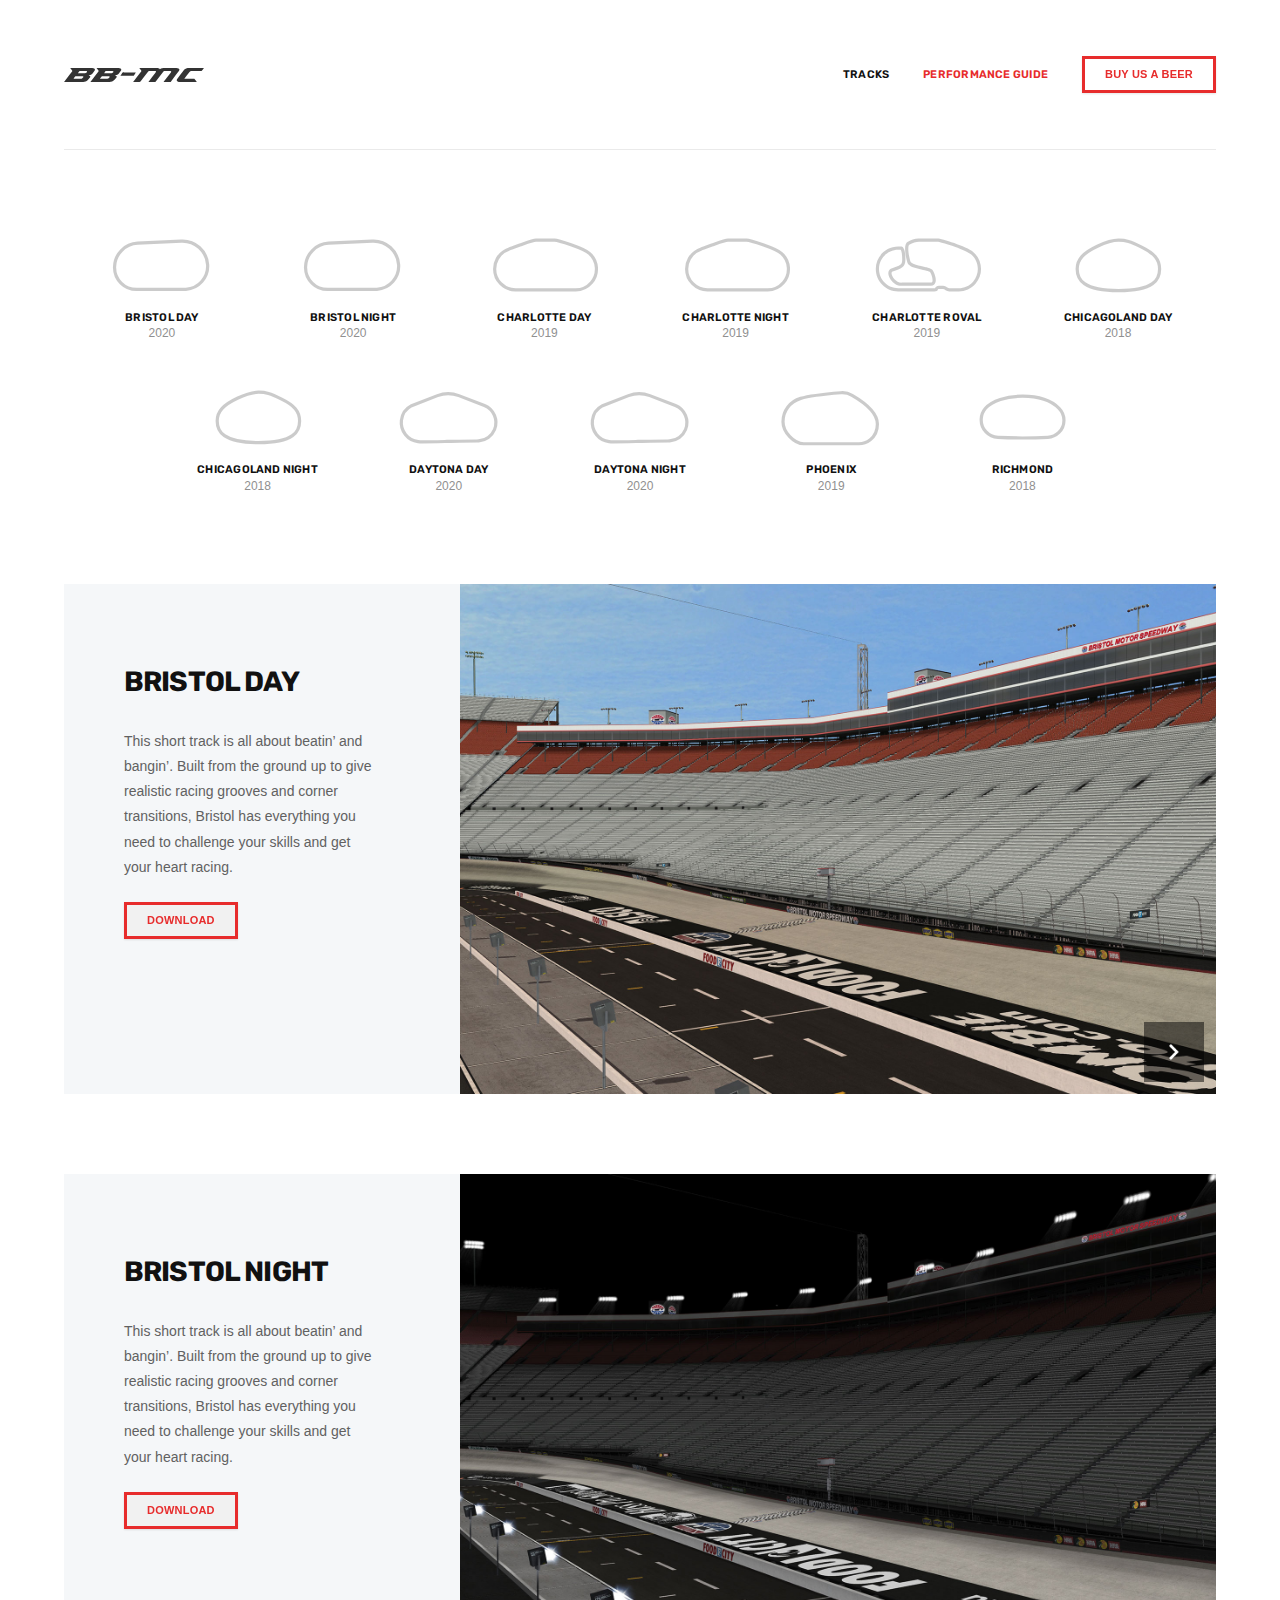
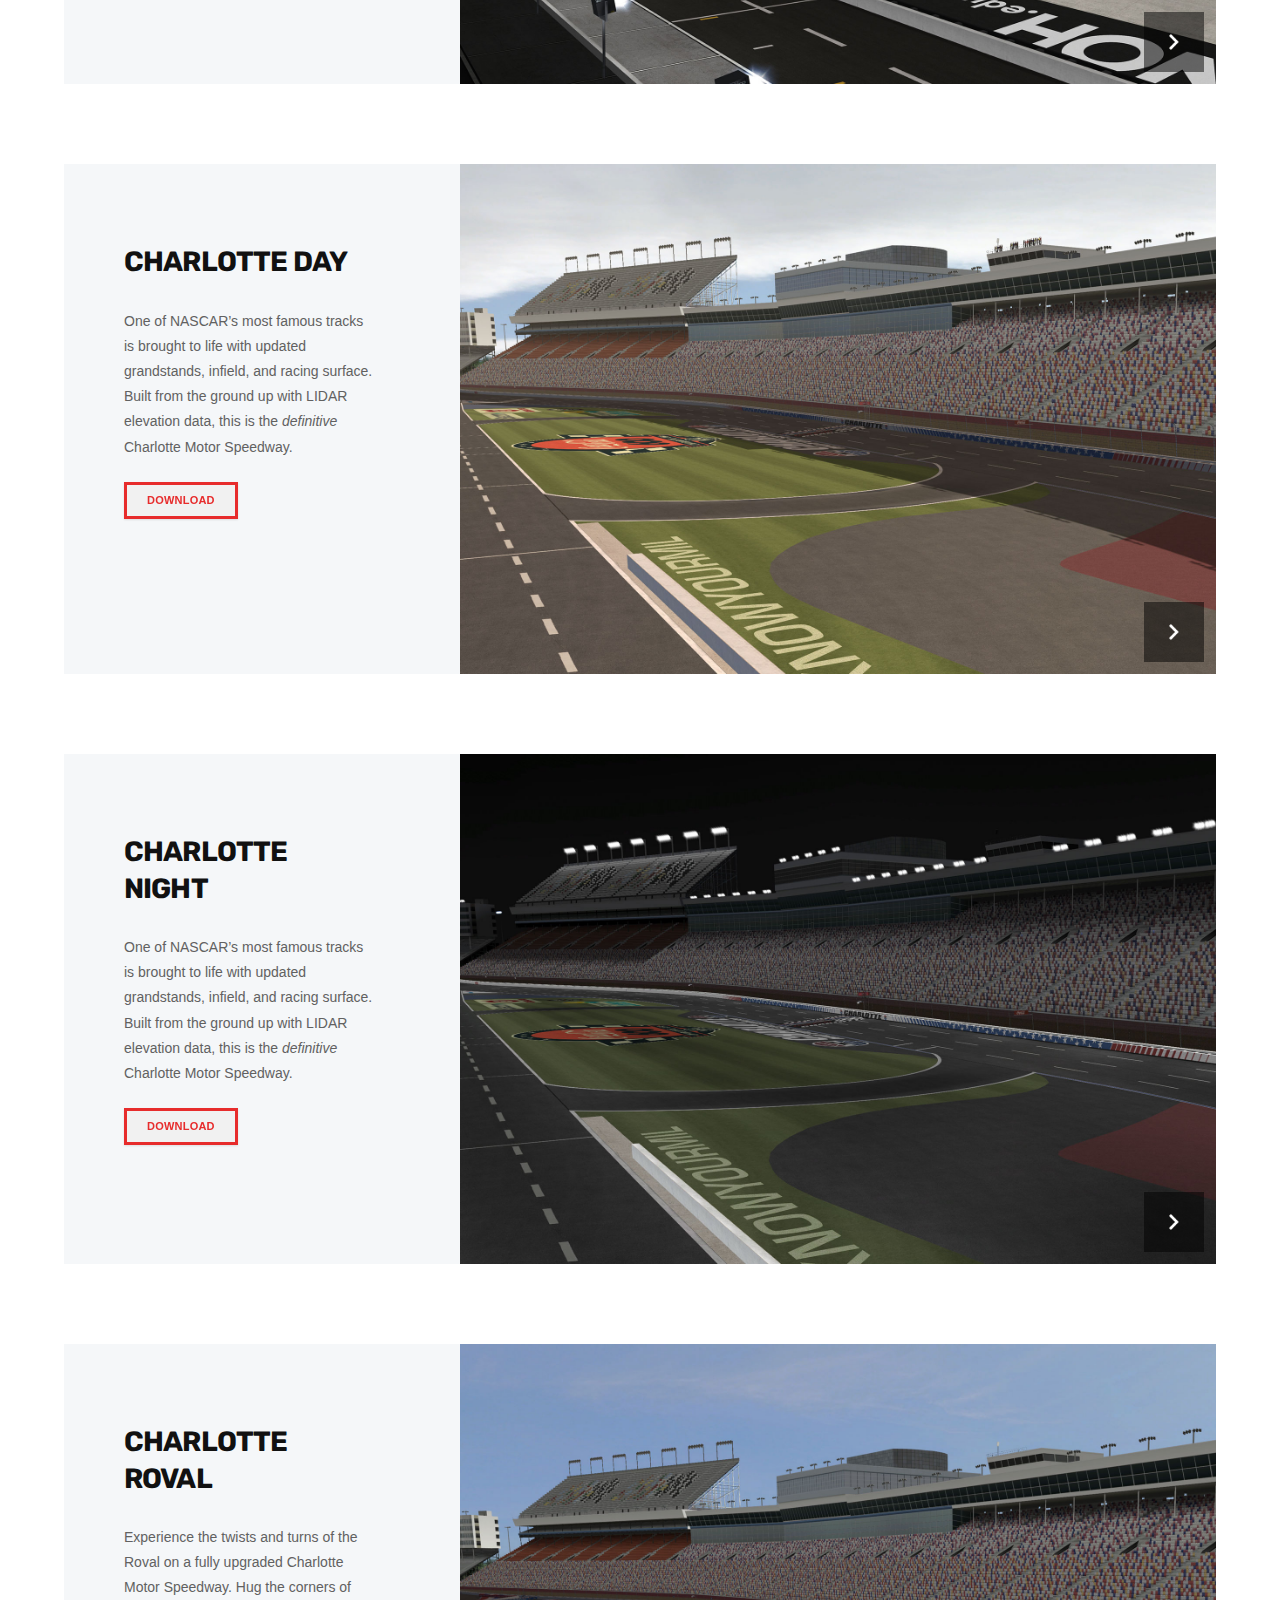
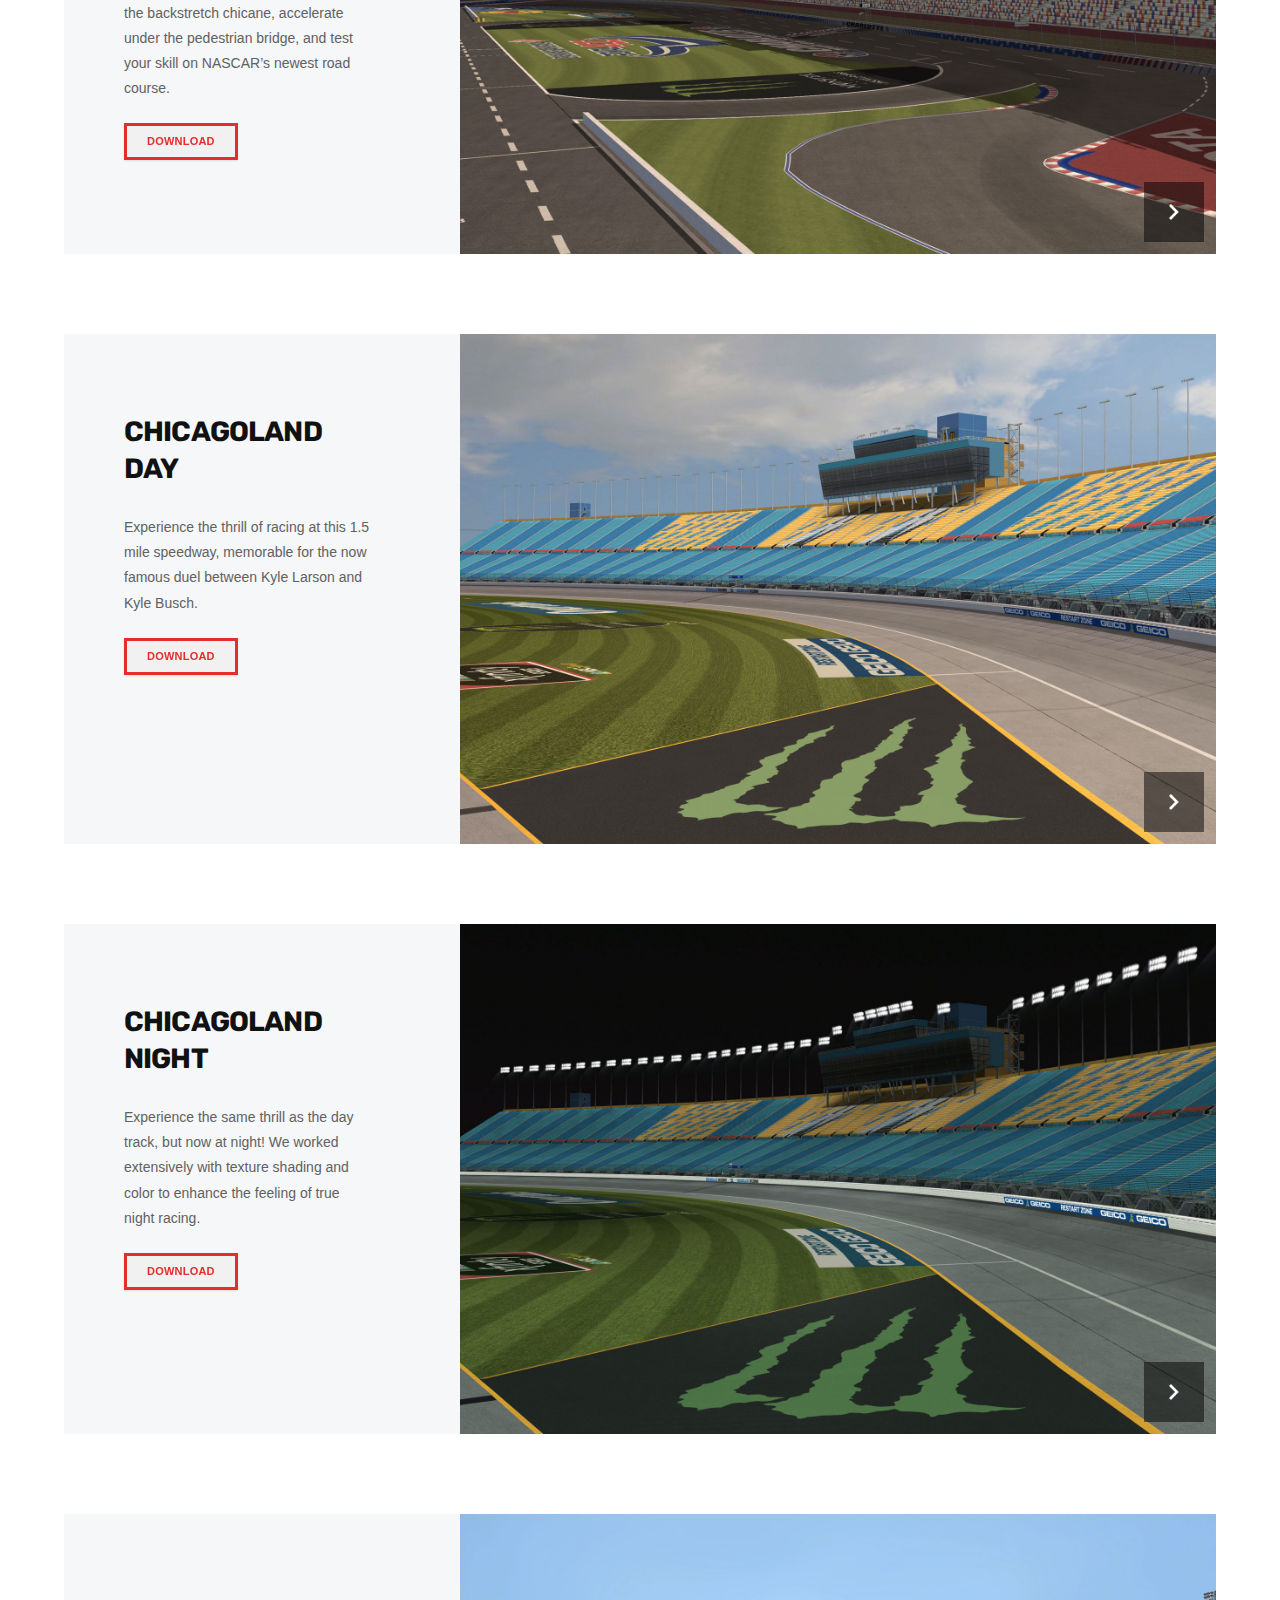
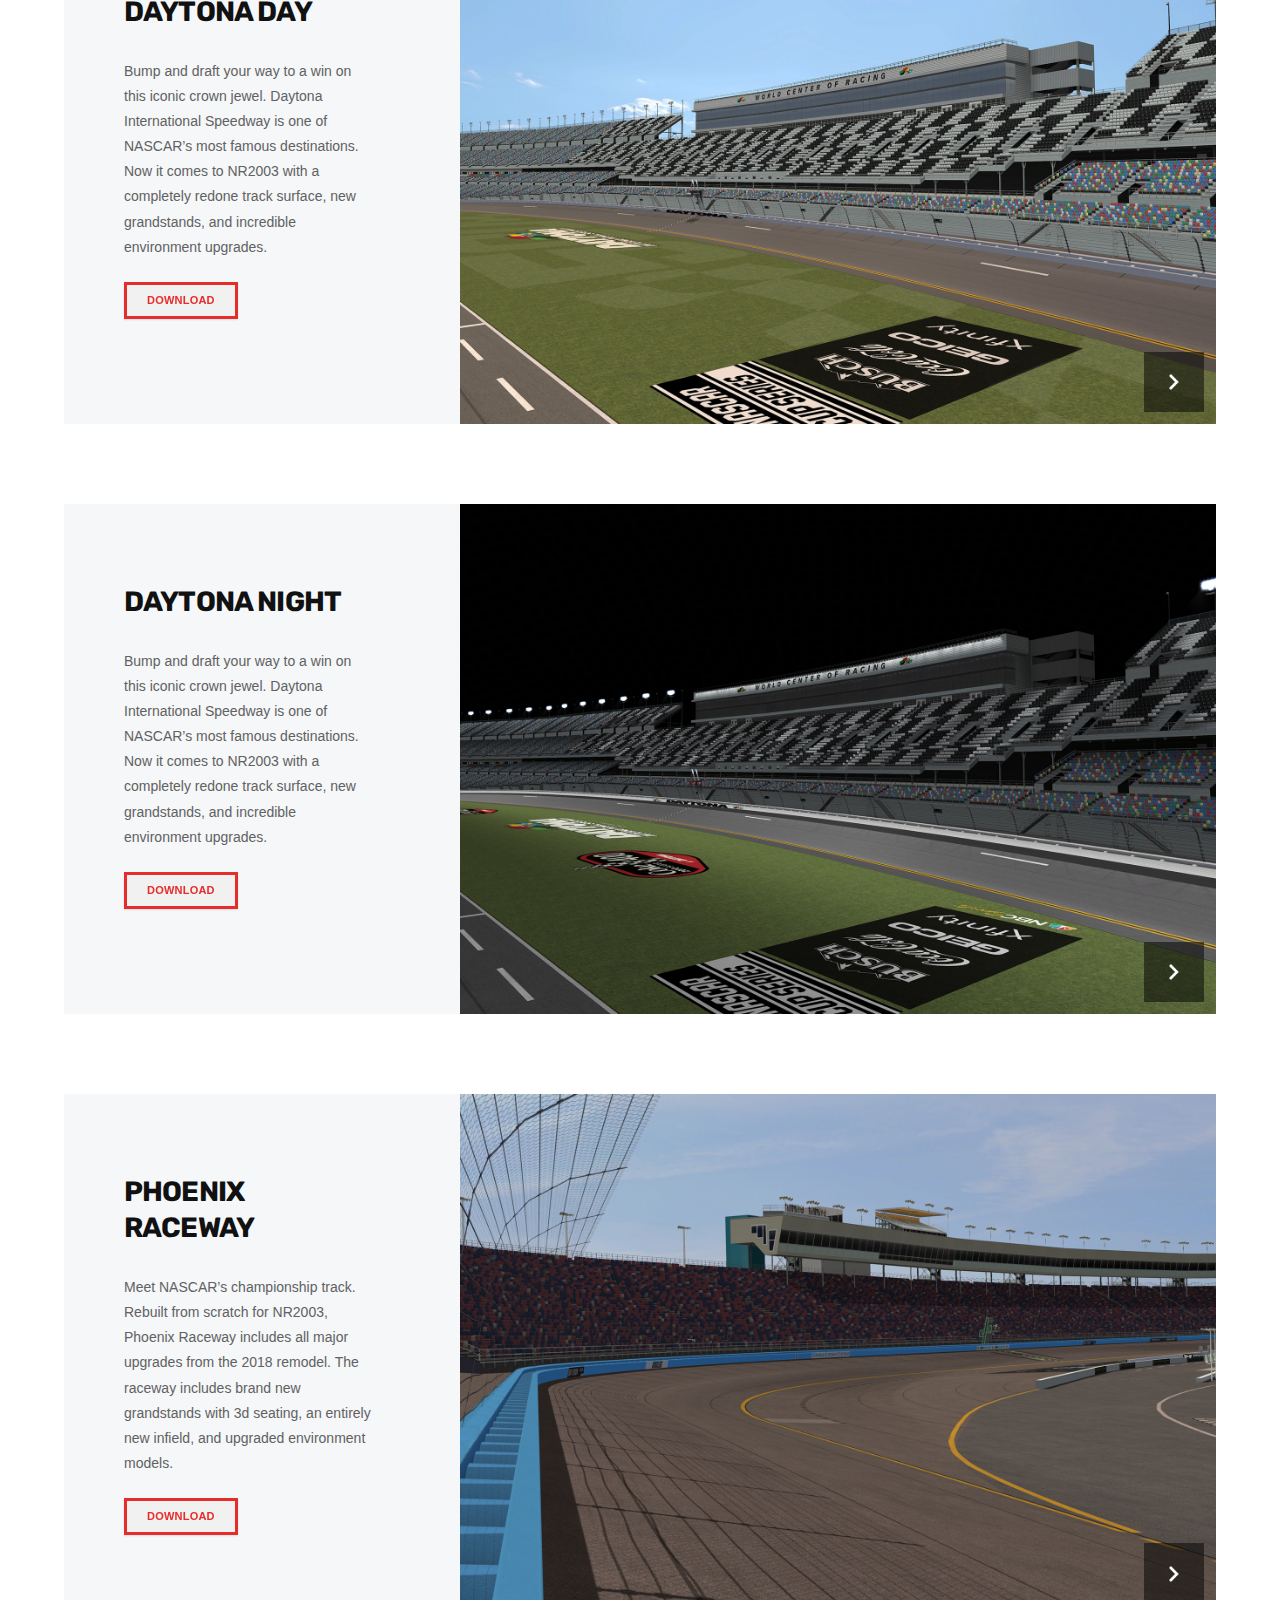
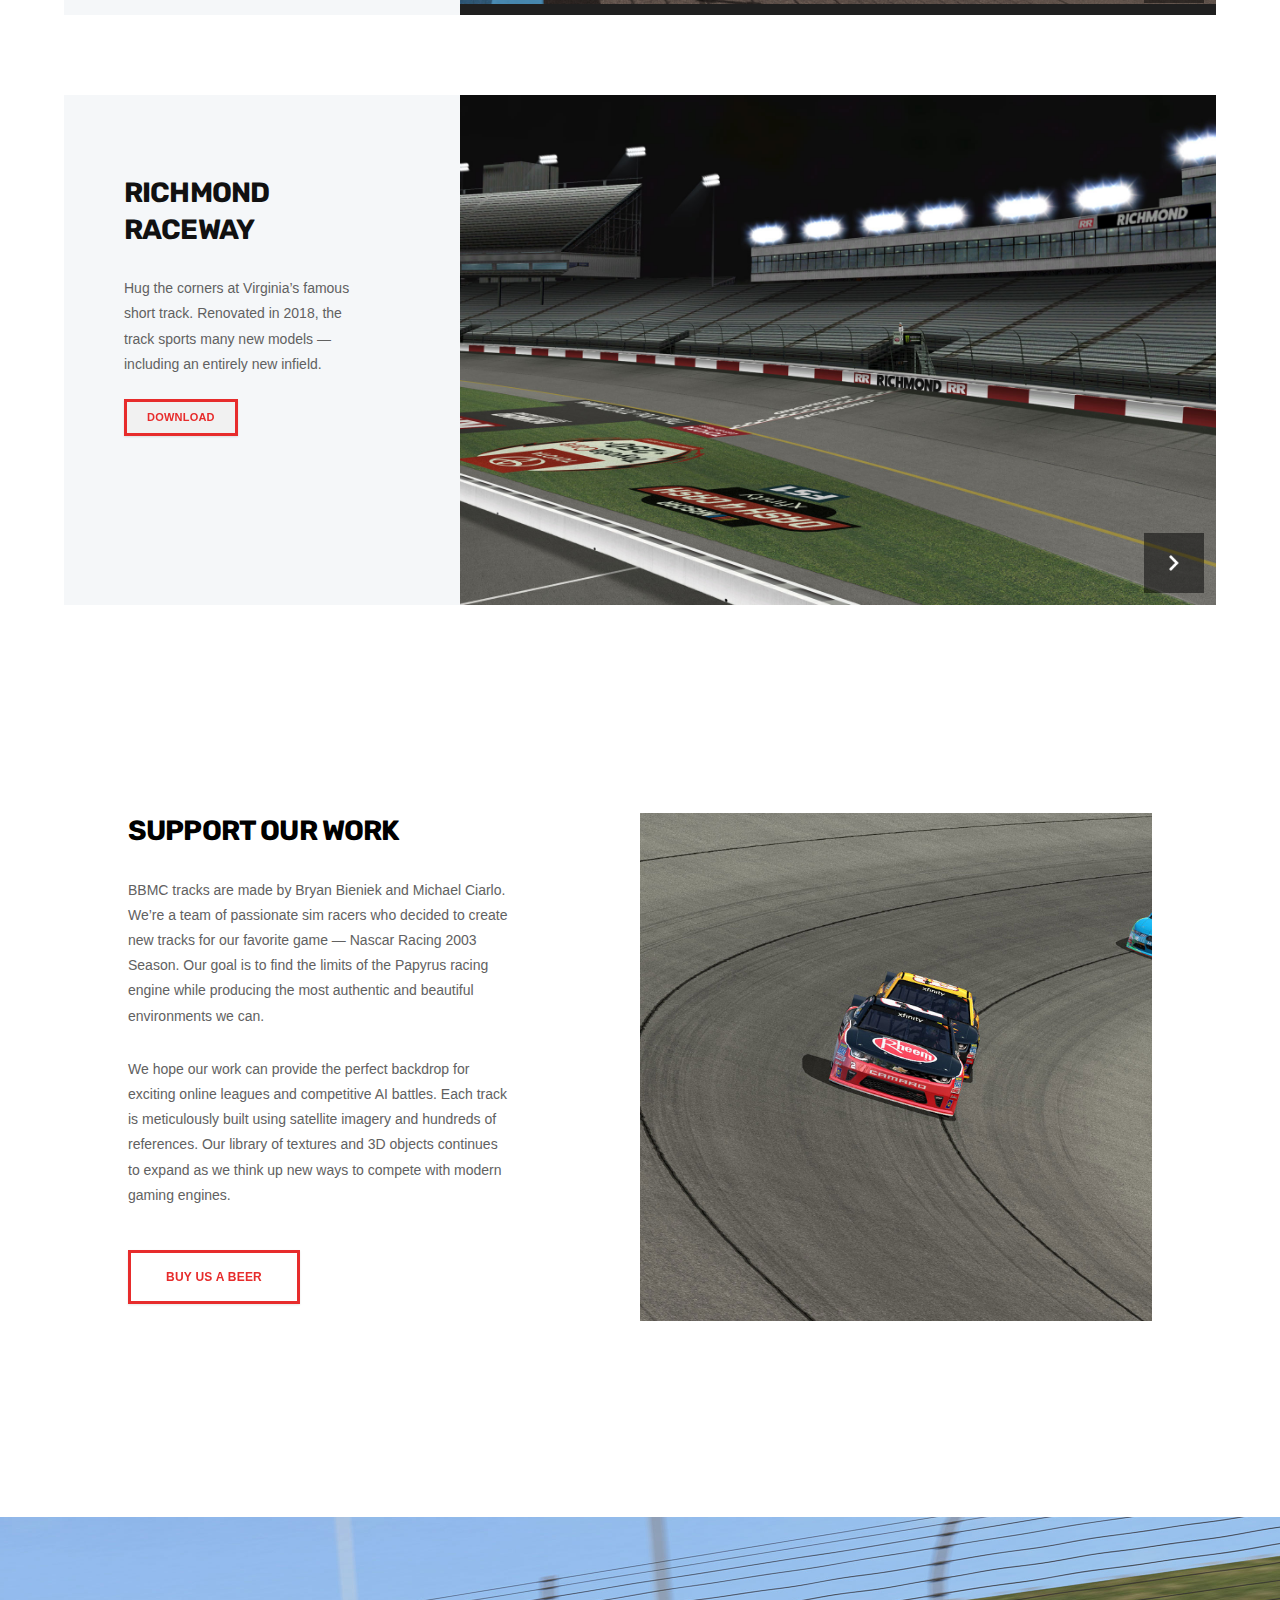
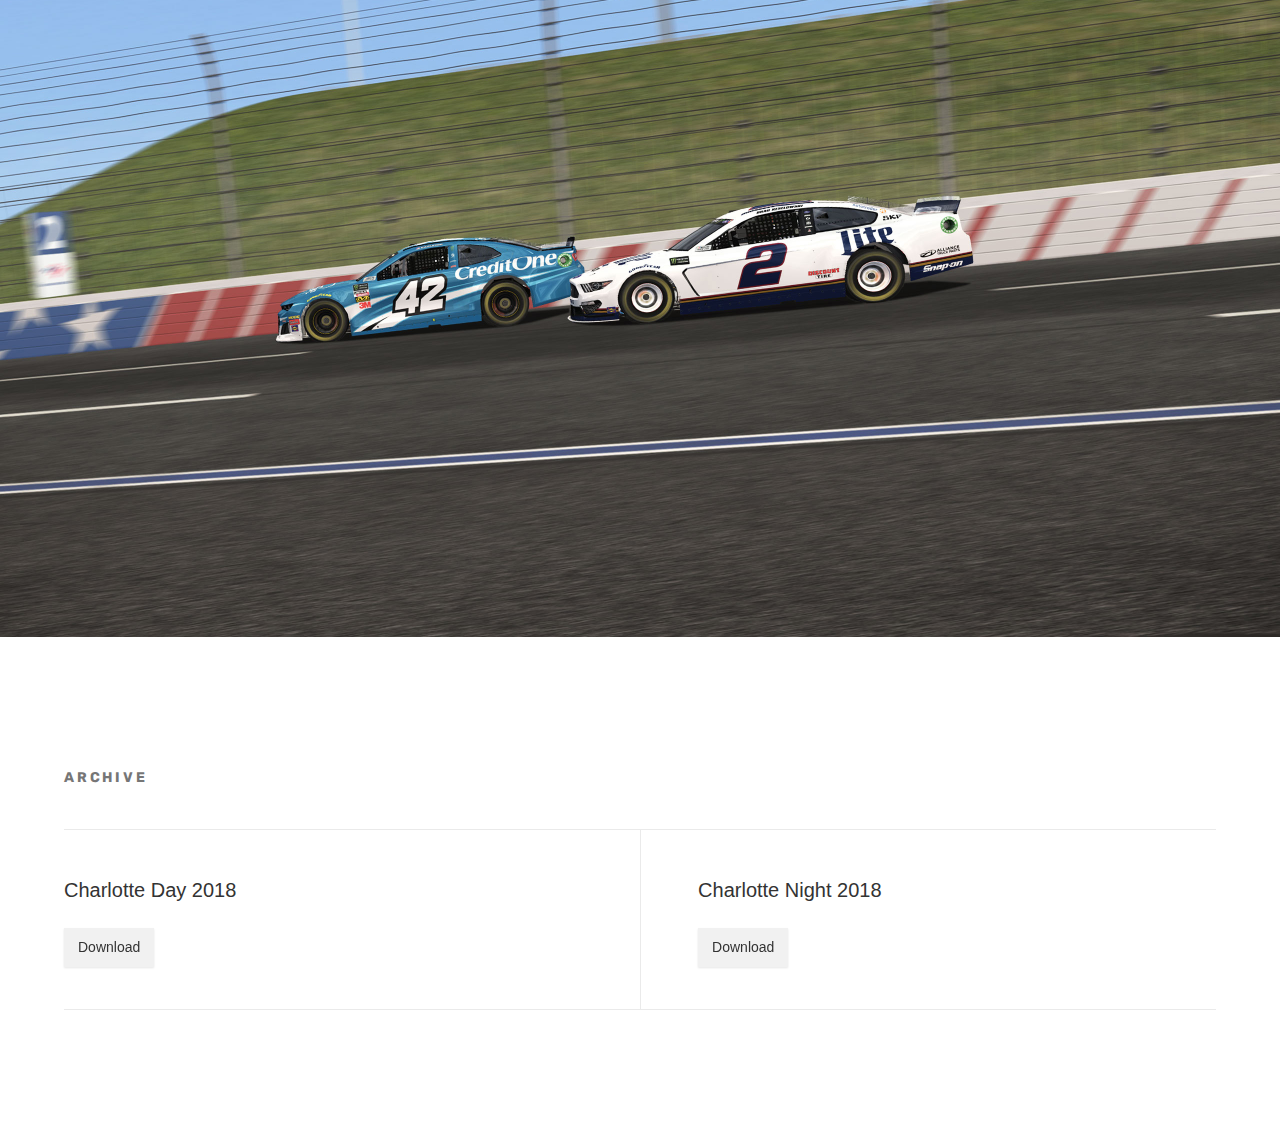
<file: index.html>
<!DOCTYPE html>
  <html>
  <head itemscope itemtype="http://schema.org/WebSite">
    <meta http-equiv="X-UA-Compatible" content="IE=edge" />
    <meta charset="utf-8" />

    <meta name="Author" content="Michael Ciarlo">
    <meta name="robots" content="noodp">
    <title itemprop="name">BBMC NR2003 Tracks</title>
    <meta name="Description" content="BBMC tracks are made by Bryan Bieniek and Michael Ciarlo. We’re a team of passionate sim racers who decided to create new tracks for our favorite game — Nascar Racing 2003 Season. Our goal is to find the limits of the Papyrus racing engine while producing the most authentic and beautiful environments we can." />
    <meta name="Keywords" content="nr2003, nascar, papyrus, tracks, bb-mc, bbmc" />
    <meta name="viewport" content="width=device-width, initial-scale=1.0, user-scalable=yes" />
    <link href="https://fonts.googleapis.com/css2?family=Rubik:wght@600&display=swap" rel="stylesheet">

    <link href='css/styles.css' rel='stylesheet' type='text/css' />
    <link rel="shortcut icon" type="image/png" href="favicon.png"/>
    <link rel="icon" type="image/png" sizes="16x16" href="favicon.png" />
    <link rel="icon" type="image/png" sizes="64x64" href="favicon64.png">
    <link rel="icon" type="image/png" sizes="144x144" href="favicon144.png">
    <link rel="icon" type="image/png" sizes="128x128" href="favicon128.png">
    <link rel="icon" type="image/png" sizes="192x192" href="favicon192.png">
  </head>
  <body>
    <nav>
      <div class="wrapper">
        <img class="bbmc-logo" src="images/bbmc_logo.svg"/>
        <ul>
          <li class="active"><a href="/">Tracks</a></li>
          <li><a href="/performance-guide">Performance guide</a></li>
          <li><form action="https://www.paypal.com/cgi-bin/webscr" method="post" target="_top">
            <input type="hidden" name="cmd" value="_s-xclick">
            <input type="hidden" name="encrypted" value="-----BEGIN [base64]/Ld/7AnKTxLSsSn9MILS9XUJB+LjviXIjpAPSilrXqiF1tpsbYVTB7MCBTBFT0xLMkMaRyl9DXPT93Aesy8qOb44S8ISNP3ZuZ2pFSe6hI1AZSZCnqjGi8lLxo4keRy+KV/[base64]/hJl66/RGqrj5rFb08sAABNTzDTiqqNpJeBsYs/[base64]/MA0GCSqGSIb3DQEBBQUAA4GBAIFfOlaagFrl71+jq6OKidbWFSE+Q4FqROvdgIONth+8kSK//Y/4ihuE4Ymvzn5ceE3S/[base64]/CYFsrI1hrlqDE5iIVI6xHju+7VVsXNITMTmZ12gdlLPNahbM4hONWyWEFKC5I/IgQmeHvSf1NakFo8JRTotuAVs6D/0YvlEqB1TQoZnE9zcMwkSItXrFla8p/ffb0wojvuf2L8EDoYLwv6KZ6eOqG/DkrmI8Ya5G-----END PKCS7-----">
            <input type="submit" border="0" value="Buy us a beer" name="submit" alt="Buy us a beer through Paypal">
          </form></li>
        </ul>
      </div>
    </nav>

    <div class="page-container">
      <div class="wrapper">
        <ul class="track-nav">
          <li>
            <a href="#bristol-day">
              <img src="images/bristol.svg"/>
              <span class="track-title">Bristol Day</span>
              <span class="track-status">2020</span>
            </a>
          </li><li>
            <a href="#bristol-night">
              <img src="images/bristol.svg"/>
              <span class="track-title">Bristol Night</span>
              <span class="track-status">2020</span>
            </a>
          </li><li>
            <a href="#charlotte-day">
              <img src="images/charlotte.svg"/>
              <span class="track-title">Charlotte Day</span>
              <span class="track-status">2019</span>
            </a>
          </li><li>
            <a href="#charlotte-night">
              <img src="images/charlotte.svg"/>
              <span class="track-title">Charlotte Night</span>
              <span class="track-status">2019</span>
            </a>
          </li><li>
            <a href="#roval">
              <img src="images/roval.svg"/>
              <span class="track-title">Charlotte Roval</span>
              <span class="track-status">2019</span>
            </a>
          </li><li>
            <a href="#chicagoland-day">
              <img src="images/chicagoland.svg"/>
              <span class="track-title">Chicagoland Day</span>
              <span class="track-status">2018</span>
            </a>
          </li><li>
            <a href="#chicagoland-night">
              <img src="images/chicagoland.svg"/>
              <span class="track-title">Chicagoland Night</span>
              <span class="track-status">2018</span>
            </a>
          </li><li>
            <a href="#daytona-day">
              <img src="images/daytona.svg"/>
              <span class="track-title">Daytona Day</span>
              <span class="track-status">2020</span>
            </a>
          </li><li>
            <a href="#daytona-night">
              <img src="images/daytona.svg"/>
              <span class="track-title">Daytona Night</span>
              <span class="track-status">2020</span>
            </a>
          </li><li>
            <a href="#ism">
              <img src="images/ism.svg"/>
              <span class="track-title">Phoenix</span>
              <span class="track-status">2019</span>
            </a>
          </li><li>
            <a href="#richmond">
              <img src="images/richmond.svg"/>
              <span class="track-title">Richmond</span>
              <span class="track-status">2018</span>
            </a>
          </li>
        </ul>

        <section class="track" id="bristol-day">
          <a href="#" class="next-btn">next</a>
          <div class="details-sidebar">
            <h2>Bristol Day</h2>
            <p>This short track is all about beatin&rsquo; and bangin&rsquo;. Built from the ground up to give realistic racing grooves and corner transitions, Bristol has everything you need to challenge your skills and get your heart racing.</p>

            <a href="https://drive.google.com/uc?export=download&id=1gdAVMjMY4EZbZMWgzS-xcwdsfmLIvcOp" id="bristol_2019_day"  class="button">Download</a>
          </div>
          <ul class="gallery">
            <li class="active"><img src="images/bristol_day_01.jpg"/></li>
            <li><img src="images/bristol_day_02.jpg"/></li>
            <li><img src="images/bristol_day_03.jpg"/></li>
            <li><img src="images/bristol_day_04.jpg"/></li>
          </ul>
        </section>

        <section class="track" id="bristol-night">
          <a href="#" class="next-btn">next</a>
          <div class="details-sidebar">
            <h2>Bristol Night</h2>

            <p>This short track is all about beatin&rsquo; and bangin&rsquo;. Built from the ground up to give realistic racing grooves and corner transitions, Bristol has everything you need to challenge your skills and get your heart racing.</p>
            <a href="https://drive.google.com/uc?export=download&id=1IHFZramnAg5ig-El8wnReB5KZpmSCfus" id="bristol_2019_night"  class="button">Download</a>
          </div>
          <ul class="gallery">
            <li class="active"><img src="images/bristol_night_01.jpg"/></li>
            <li><img src="images/bristol_night_02.jpg"/></li>
            <li><img src="images/bristol_night_03.jpg"/></li>
            <li><img src="images/bristol_night_04.jpg"/></li>
          </ul>
        </section>

        <section class="track" id="charlotte-day">
          <a href="#" class="next-btn">next</a>
          <div class="details-sidebar">
            <h2>Charlotte Day</h2>

            <p>One of NASCAR&rsquo;s most famous tracks is brought to life with updated grandstands, infield, and racing surface. Built from the ground up with LIDAR elevation data, this is the <em>definitive</em> Charlotte Motor Speedway.</p>

            <a href="https://drive.google.com/uc?export=download&id=1QQlL8sUk3x7QSqaBfu5qzbh1188b99z9" id="charlotte_2019_day"  class="button">Download</a>
          </div>
          <ul class="gallery">
            <li class="active"><img src="images/charlotte_day_01.jpg"/></li>
            <li><img src="images/charlotte_day_02.jpg"/></li>
            <li><img src="images/charlotte_day_03.jpg"/></li>
            <li><img src="images/charlotte_day_04.jpg"/></li>
          </ul>
        </section>

        <section class="track" id="charlotte-night">
          <a href="#" class="next-btn">next</a>
          <div class="details-sidebar">
            <h2>Charlotte Night</h2>

            <p>One of NASCAR&rsquo;s most famous tracks is brought to life with updated grandstands, infield, and racing surface. Built from the ground up with LIDAR elevation data, this is the <em>definitive</em> Charlotte Motor Speedway.</p>

            <a href="https://drive.google.com/uc?export=download&id=196zmSc3mFMrxX4CjbywggFLNlgRhF7vT" id="charlotte_2019_night"  class="button">Download</a>

          </div>
          <ul class="gallery">
            <li class="active"><img src="images/charlotte_night_01.jpg"/></li>
            <li><img src="images/charlotte_night_02.jpg"/></li>
            <li><img src="images/charlotte_night_03.jpg"/></li>
            <li><img src="images/charlotte_night_04.jpg"/></li>
          </ul>
        </section>

        <section class="track" id="roval">
          <a href="#" class="next-btn">next</a>
          <div class="details-sidebar">
            <h2>Charlotte Roval</h2>

            <p>Experience the twists and turns of the Roval on a fully upgraded Charlotte Motor Speedway. Hug the corners of the backstretch chicane, accelerate under the pedestrian bridge, and test your skill on NASCAR&rsquo;s newest road course.</p>

            <a href="https://drive.google.com/uc?export=download&id=1WeiO4xHWXRuEvJM6mdbeGwLMorNpTwdo" id="charlotte_roval_2019"  class="button">Download</a>

          </div>
          <ul class="gallery">
            <li class="active"><img src="images/roval_01.jpg"/></li>
            <li><img src="images/roval_02.jpg"/></li>
            <li><img src="images/roval_03.jpg"/></li>
            <li><img src="images/roval_04.jpg"/></li>
          </ul>
        </section>

        <section class="track" id="chicagoland-day">
          <a href="#" class="next-btn">next</a>
          <div class="details-sidebar">
            <h2>Chicagoland Day</h2>

            <p>Experience the thrill of racing at this 1.5 mile speedway, memorable for the now famous duel between Kyle Larson and Kyle Busch.</p>

            <a href="https://drive.google.com/uc?export=download&id=1xI8DD6od8rFcpWTN_rj-GBPiWK726f2u" id="chicagoland_2018_day" class="button">Download</a>
          </div>
          <ul class="gallery">
            <li class="active"><img src="images/chicagoland_day_01.jpg"/></li>
            <li><img src="images/chicagoland_day_02.jpg"/></li>
            <li><img src="images/chicagoland_day_03.jpg"/></li>
          </ul>
        </section>

        <section class="track" id="chicagoland-night">
          <a href="#" class="next-btn">next</a>
          <div class="details-sidebar">
            <h2>Chicagoland Night</h2>

            <p>Experience the same thrill as the day track, but now at night! We worked extensively with texture shading and color to enhance the feeling of true night racing.</p>

            <a href="https://drive.google.com/uc?export=download&id=1O32Zm3NZcpu2gcEGbF2Jc6TDg2l6SyyN" id="chicagoland_2018_night" class="button">Download</a>
          </div>
          <ul class="gallery">
            <li class="active"><img src="images/chicagoland_night_01.jpg"/></li>
            <li><img src="images/chicagoland_night_02.jpg"/></li>
            <li><img src="images/chicagoland_night_03.jpg"/></li>
          </ul>
        </section>
        <section class="track" id="daytona-day">
          <a href="#" class="next-btn">next</a>
          <div class="details-sidebar">
            <h2>Daytona Day</h2>

            <p>Bump and draft your way to a win on this iconic crown jewel. Daytona International Speedway is one of NASCAR&rsquo;s most famous destinations. Now it comes to NR2003 with a completely redone track surface, new grandstands, and incredible environment upgrades.</p>

            <a href="https://drive.google.com/uc?export=download&id=1V9NAo7GUbuaBA5U6iXxdJBb5VMXAyDEt" id="daytona_2020_day"  class="button">Download</a>
          </div>
          <ul class="gallery">
            <li class="active"><img src="images/daytona_day_01.jpg"/></li>
            <li><img src="images/daytona_day_02.jpg"/></li>
            <li><img src="images/daytona_day_03.jpg"/></li>
            <li><img src="images/daytona_day_04.jpg"/></li>
            <li><img src="images/daytona_day_05.jpg"/></li>
          </ul>
        </section>

        <section class="track" id="daytona-night">
          <a href="#" class="next-btn">next</a>
          <div class="details-sidebar">
            <h2>Daytona Night</h2>

            <p>Bump and draft your way to a win on this iconic crown jewel. Daytona International Speedway is one of NASCAR&rsquo;s most famous destinations. Now it comes to NR2003 with a completely redone track surface, new grandstands, and incredible environment upgrades.</p>

            <a href="https://drive.google.com/uc?export=download&id=1_cgB0jeyLZwKiD9EXfurPN9VA2iK3C-Q" id="daytona_2020_night"  class="button">Download</a>
          </div>
          <ul class="gallery">
            <li class="active"><img src="images/daytona_night_01.jpg"/></li>
            <li><img src="images/daytona_night_04.jpg"/></li>
            <li><img src="images/daytona_night_02.jpg"/></li>
            <li><img src="images/daytona_night_03.jpg"/></li>
          </ul>
        </section>

        <section class="track" id="ism">
          <a href="#" class="next-btn">next</a>
          <div class="details-sidebar">
            <h2>Phoenix Raceway</h2>

            <p>Meet NASCAR&rsquo;s championship track. Rebuilt from scratch for NR2003, Phoenix Raceway includes all major upgrades from the 2018 remodel. The raceway includes brand new grandstands with 3d seating, an entirely new infield, and upgraded environment models.</p>

            <a href="https://drive.google.com/uc?export=download&id=14yXhM1oPt4yrw9xiVf8Uq1otse2FO-Ag" id="ism_2019_day" class="button">Download</a>
          </div>
          <ul class="gallery">
            <li class="active"><img src="images/ism_01.jpg"/></li>
            <li><img src="images/ism_02.jpg"/></li>
            <li><img src="images/ism_03.jpg"/></li>
            <li><img src="images/ism_04.jpg"/></li>
          </ul>
        </section>

        <section class="track" id="richmond">
          <a href="#" class="next-btn">next</a>
          <div class="details-sidebar">
            <h2>Richmond Raceway</h2>

            <p>Hug the corners at Virginia&rsquo;s famous short track. Renovated in 2018, the track sports many new models &mdash; including an entirely new infield.</p>

            <a href="https://drive.google.com/uc?export=download&id=11vyRlw9XBg_BKRgeRlXnUYu-orRSEMEd" id="richmond_2018_night"  class="button">Download</a>
          </div>
          <ul class="gallery">
            <li class="active"><img src="images/richmond_01.jpg"/></li>
            <li><img src="images/richmond_02.jpg"/></li>
            <li><img src="images/richmond_03.jpg"/></li>
            <li><img src="images/richmond_04.jpg"/></li>
          </ul>
        </section>
      </div>

      <section id="if-you-like-us">
        <div class="wrapper">
          <h2>Support our work</h2>
          <p>BBMC tracks are made by Bryan Bieniek and Michael Ciarlo. We’re a team of passionate sim racers who decided to create new tracks for our favorite game &mdash; Nascar Racing 2003 Season. Our goal is to find the limits of the Papyrus racing engine while producing the most authentic and beautiful environments we can.</p>

          <p>We hope our work can provide the perfect backdrop for exciting online leagues and competitive AI battles. Each track is meticulously built using satellite imagery and hundreds of references. Our library of textures and 3D objects continues to expand as we think up new ways to compete with modern gaming engines.</p>
          <form action="https://www.paypal.com/cgi-bin/webscr" method="post" target="_top">
            <input type="hidden" name="cmd" value="_s-xclick">
            <input type="hidden" name="encrypted" value="-----BEGIN [base64]/Ld/7AnKTxLSsSn9MILS9XUJB+LjviXIjpAPSilrXqiF1tpsbYVTB7MCBTBFT0xLMkMaRyl9DXPT93Aesy8qOb44S8ISNP3ZuZ2pFSe6hI1AZSZCnqjGi8lLxo4keRy+KV/[base64]/hJl66/RGqrj5rFb08sAABNTzDTiqqNpJeBsYs/[base64]/MA0GCSqGSIb3DQEBBQUAA4GBAIFfOlaagFrl71+jq6OKidbWFSE+Q4FqROvdgIONth+8kSK//Y/4ihuE4Ymvzn5ceE3S/[base64]/CYFsrI1hrlqDE5iIVI6xHju+7VVsXNITMTmZ12gdlLPNahbM4hONWyWEFKC5I/IgQmeHvSf1NakFo8JRTotuAVs6D/0YvlEqB1TQoZnE9zcMwkSItXrFla8p/ffb0wojvuf2L8EDoYLwv6KZ6eOqG/DkrmI8Ya5G-----END PKCS7-----">
            <input type="submit" border="0" value="Buy us a beer" name="submit" alt="Buy us a beer through Paypal">
            </form>
        </div>
        <div class="about-image">
          <img class="half-image" src="images/about-sq.jpg" alt="Charlotte Motor Speedway for NR2003"/>
        </div>
      </section>

      <section id="donate">
        <img class="charlotte-image" src="images/about_bg.jpg" alt="Charlotte Motor Speedway for NR2003"/>
      </section>

      <section id="archives">
        <div class="wrapper">
          <h2>Archive</h2>
          <ul>
            <li>
              <span class="download-title">Charlotte Day 2018</span>
              <a href="https://drive.google.com/uc?export=download&id=18h4JbHLHqcitSFmX3NyJFHFtAVwnP8gA" id="charlotte_2018_night">Download</a>
            </li><li>
              <span class="download-title">Charlotte Night 2018</span>
              <a href="https://drive.google.com/uc?export=download&id=1z1UWp6cW1PGegtFF5knNUzVIuVJZ25nS" id="charlotte_2018_day">Download</a>
            </li>
        </div>
      </section>
    </div>

    <script async src="https://www.googletagmanager.com/gtag/js?id=UA-72804362-2"></script>
    <script>
      window.dataLayer = window.dataLayer || [];
      function gtag(){dataLayer.push(arguments);}
      gtag('js', new Date());

      gtag('config', 'UA-72804362-2');
    </script>

    <script src="https://ajax.googleapis.com/ajax/libs/jquery/3.3.1/jquery.min.js"></script>

    <script type="text/javascript" src="js/nr2003.js"></script>

  </body>
</html>
</file>
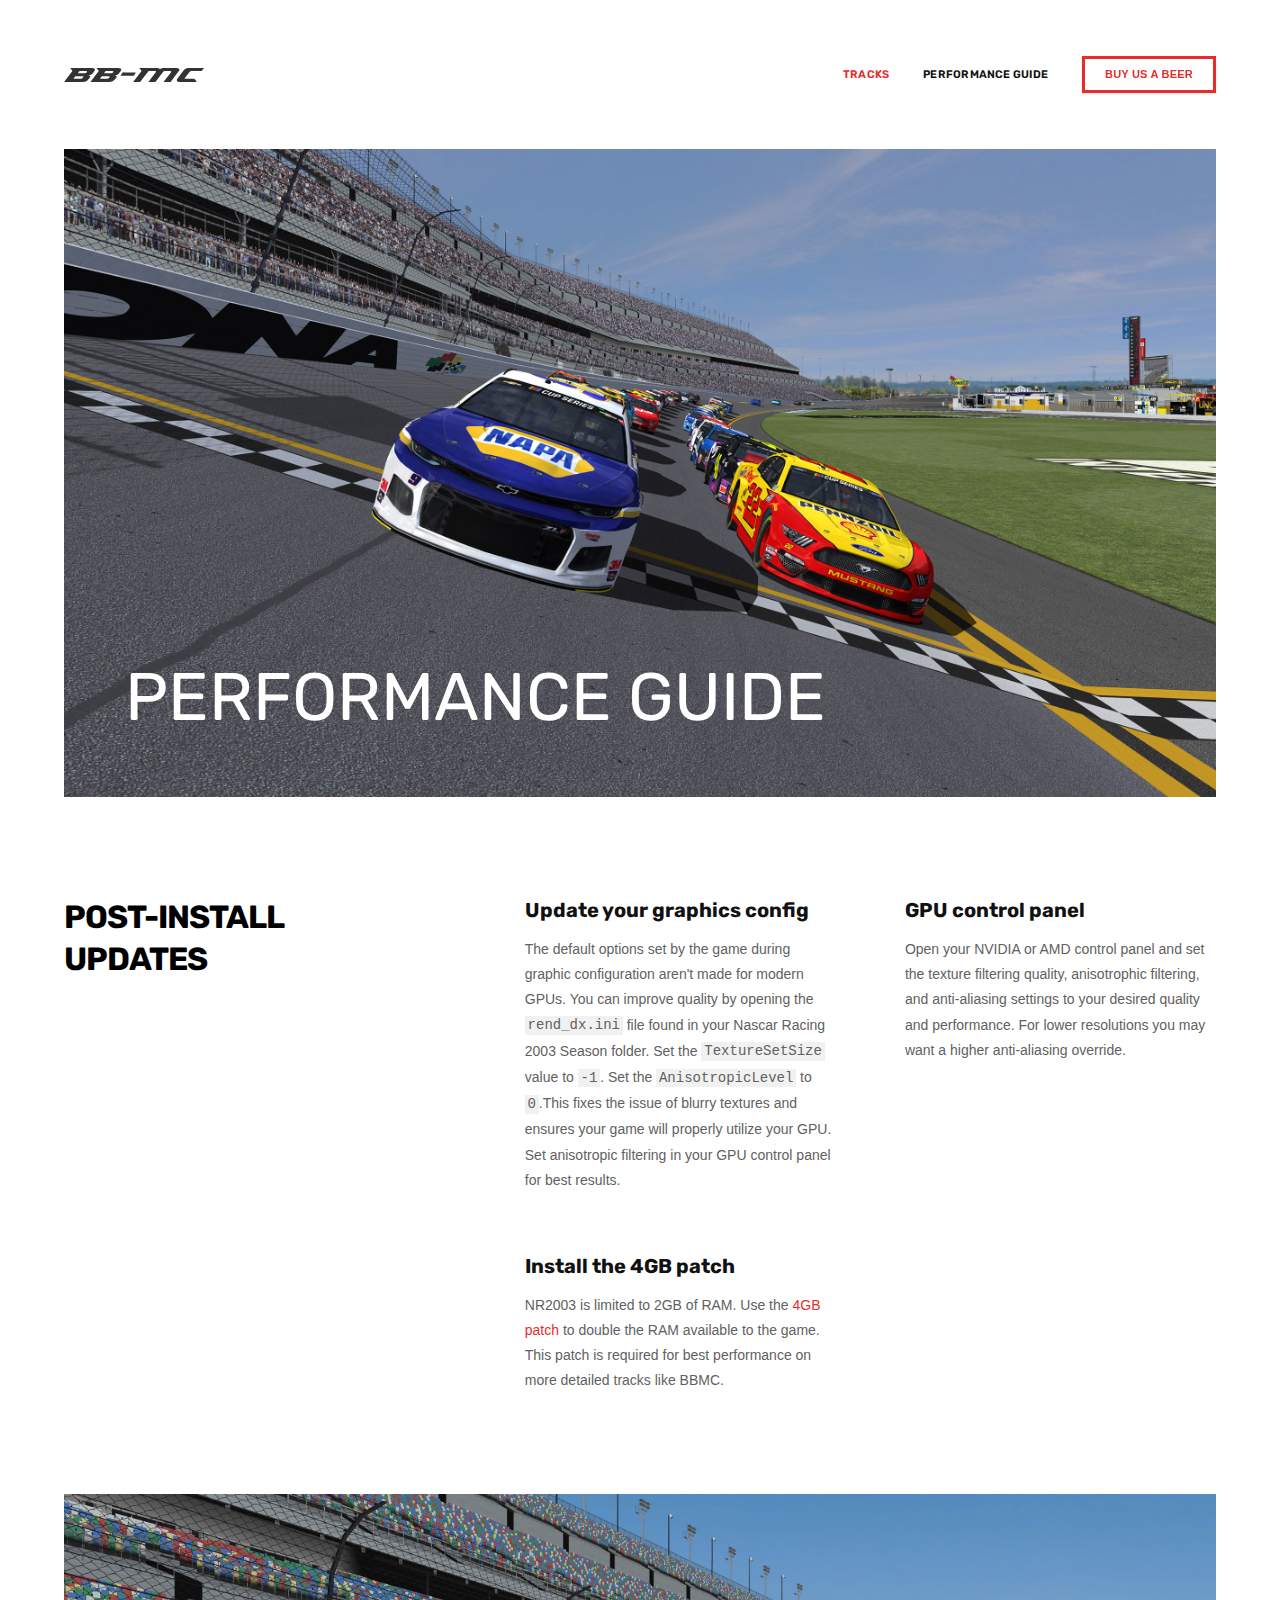
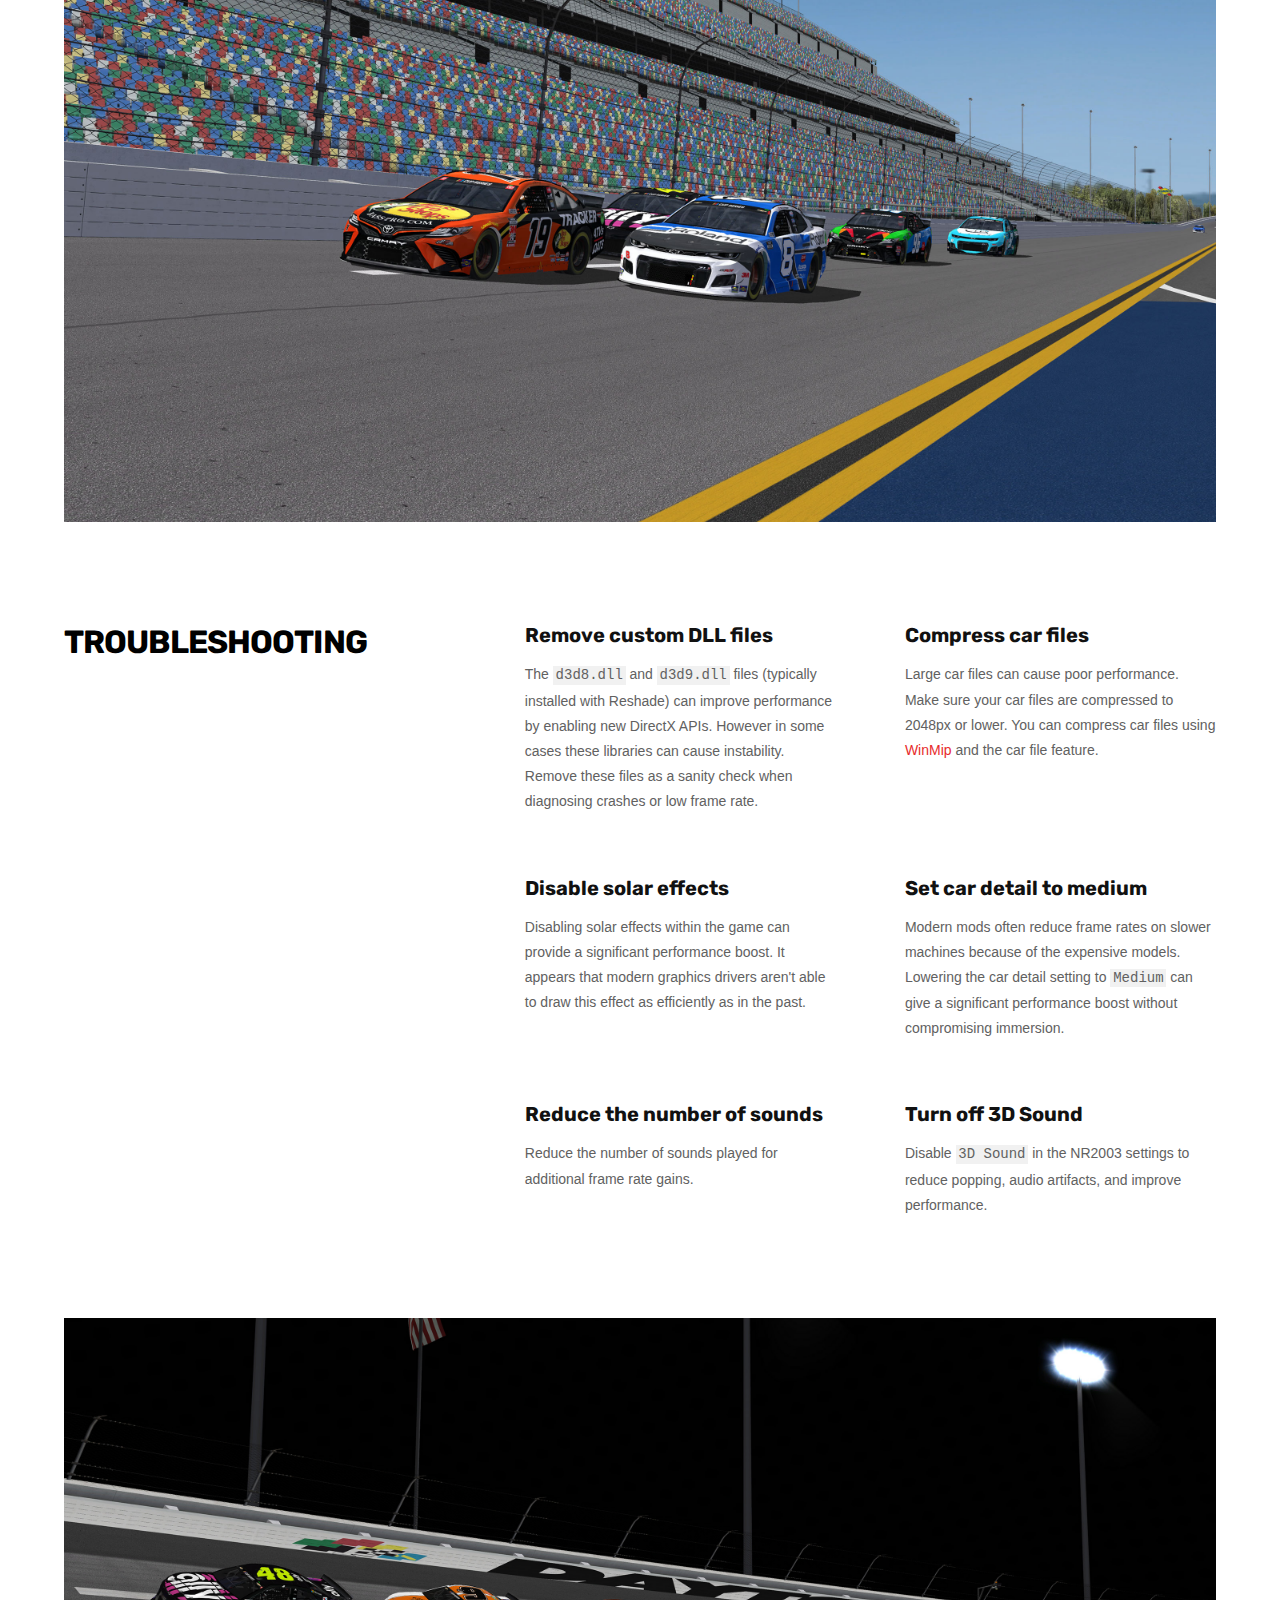
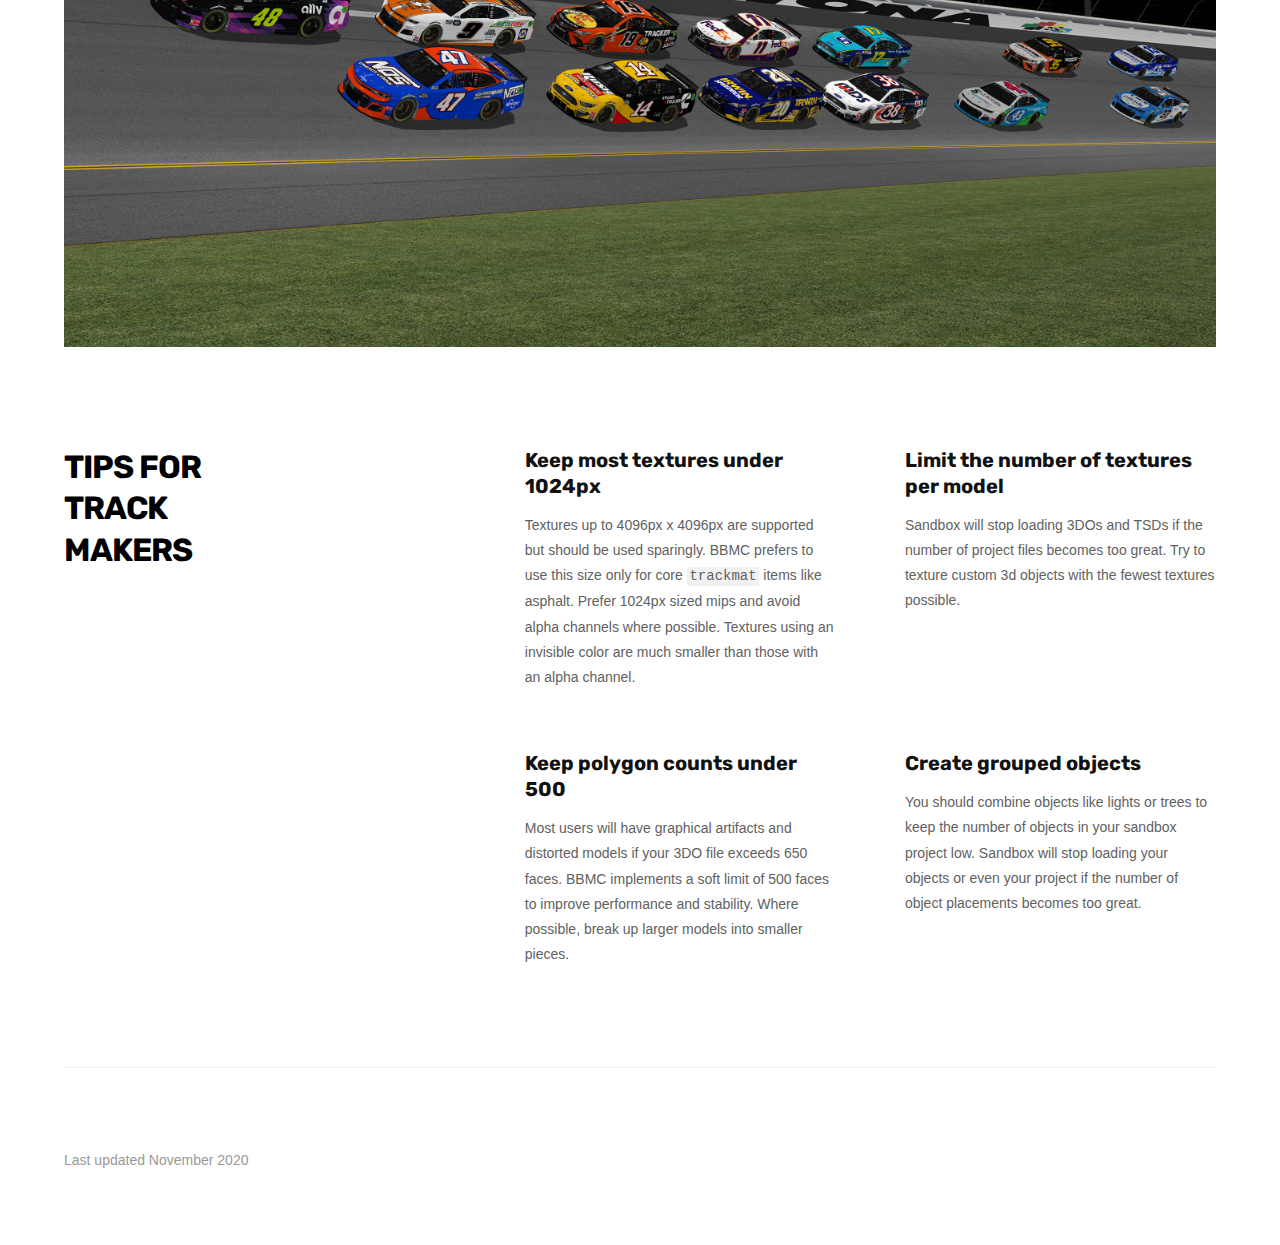
<file: performance-guide/index.html>
<!DOCTYPE html>
  <html>
  <head itemscope itemtype="http://schema.org/WebSite">
    <meta http-equiv="X-UA-Compatible" content="IE=edge" />
    <meta charset="utf-8" />

    <meta name="Author" content="Michael Ciarlo">
    <meta name="robots" content="noodp">
    <title itemprop="name">BBMC Performance Guide</title>
    <meta name="Description" content="BBMC tracks are made by Bryan Bieniek and Michael Ciarlo. We’re a team of passionate sim racers who decided to create new tracks for our favorite game — Nascar Racing 2003 Season. Our goal is to find the limits of the Papyrus racing engine while producing the most authentic and beautiful environments we can." />
    <meta name="Keywords" content="nr2003, nascar, papyrus, tracks, bb-mc, bbmc" />
    <meta name="viewport" content="width=device-width, initial-scale=1.0, user-scalable=yes" />
    <link href="https://fonts.googleapis.com/css2?family=Rubik:wght@600&display=swap" rel="stylesheet">

    <link href='../css/styles.css' rel='stylesheet' type='text/css' />
    <link rel="shortcut icon" type="image/png" href="../favicon.png"/>
    <link rel="icon" type="image/png" sizes="16x16" href="../favicon.png" />
    <link rel="icon" type="image/png" sizes="64x64" href="../favicon64.png">
    <link rel="icon" type="image/png" sizes="144x144" href="../favicon144.png">
    <link rel="icon" type="image/png" sizes="128x128" href="../favicon128.png">
    <link rel="icon" type="image/png" sizes="192x192" href="../favicon192.png">
  </head>
  <body class="performance-guide">
    <nav>
      <div class="wrapper">
        <img class="bbmc-logo" src="../images/bbmc_logo.svg"/>
        <ul>
          <li><a href="/">Tracks</a></li>
          <li class="active"><a href="/performance-guide">Performance guide</a></li>
          <li><form action="https://www.paypal.com/cgi-bin/webscr" method="post" target="_top">
            <input type="hidden" name="cmd" value="_s-xclick">
            <input type="hidden" name="encrypted" value="-----BEGIN [base64]/Ld/7AnKTxLSsSn9MILS9XUJB+LjviXIjpAPSilrXqiF1tpsbYVTB7MCBTBFT0xLMkMaRyl9DXPT93Aesy8qOb44S8ISNP3ZuZ2pFSe6hI1AZSZCnqjGi8lLxo4keRy+KV/[base64]/hJl66/RGqrj5rFb08sAABNTzDTiqqNpJeBsYs/[base64]/MA0GCSqGSIb3DQEBBQUAA4GBAIFfOlaagFrl71+jq6OKidbWFSE+Q4FqROvdgIONth+8kSK//Y/4ihuE4Ymvzn5ceE3S/[base64]/CYFsrI1hrlqDE5iIVI6xHju+7VVsXNITMTmZ12gdlLPNahbM4hONWyWEFKC5I/IgQmeHvSf1NakFo8JRTotuAVs6D/0YvlEqB1TQoZnE9zcMwkSItXrFla8p/ffb0wojvuf2L8EDoYLwv6KZ6eOqG/DkrmI8Ya5G-----END PKCS7-----">
            <input type="submit" border="0" value="Buy us a beer" name="submit" alt="Buy us a beer through Paypal">
          </form></li>
        </ul>
      </div>
    </nav>

    <section class="performance-hero">
      <h1>Performance guide</h1>
      <img src="../images/performance-hero.jpg" class="full-bleed" alt="Daytona International Speedway for NR2003"/>
    </section>

    <section>
      <div class="wrapper flex">
        <h2>Post-install updates</h2>
        <ul>
          <li><strong>Update your graphics config</strong><span>The default options set by the game during graphic configuration aren't made for modern GPUs. You can improve quality by opening the <code>rend_dx.ini</code> file found in your Nascar Racing 2003 Season folder. Set the <code>TextureSetSize</code> value to <code>-1</code>. Set the <code>AnisotropicLevel</code> to <code>0</code>.This fixes the issue of blurry textures and ensures your game will properly utilize your GPU. Set anisotropic filtering in your GPU control panel for best results.</span></li><li><strong>GPU control panel</strong><span>Open your NVIDIA or AMD control panel and set the texture filtering quality, anisotrophic filtering, and anti-aliasing settings to your desired quality and performance. For lower resolutions you may want a higher anti-aliasing override.</span></li><li><strong>Install the 4GB patch</strong><span>NR2003 is limited to 2GB of RAM. Use the <a href="https://ntcore.com/?page_id=371" title="4GB patch download">4GB patch</a> to double the RAM available to the game. This patch is required for best performance on more detailed tracks like BBMC.</span></li>
        </ul>
      </div>
      <img src="../images/performance_01.jpg" class="full-bleed" alt="Daytona International Speedway for NR2003"/>
    </section>

    <section>
      <div class="wrapper flex">
        <h2>Troubleshooting</h2>
        <ul>
          <li><strong>Remove custom DLL files</strong><span>The <code>d3d8.dll</code> and <code>d3d9.dll</code> files (typically installed with Reshade) can improve performance by enabling new DirectX APIs. However in some cases these libraries can cause instability. Remove these files as a sanity check when diagnosing crashes or low frame rate.</span></li><li><strong>Compress car files</strong><span>Large car files can cause poor performance. Make sure your car files are compressed to 2048px or lower. You can compress car files using <a href="https://nr2k3.weebly.com/links.html">WinMip</a> and the car file feature.</span></li><li><strong>Disable solar effects</strong><span>Disabling solar effects within the game can provide a significant performance boost. It appears that modern graphics drivers aren't able to draw this effect as efficiently as in the past.</span></li><li><strong>Set car detail to medium</strong><span>Modern mods often reduce frame rates on slower machines because of the expensive models. Lowering the car detail setting to <code>Medium</code> can give a significant performance boost without compromising immersion.</span></li><li><strong>Reduce the number of sounds</strong><span>Reduce the number of sounds played for additional frame rate gains.</span></li><li><strong>Turn off 3D Sound</strong><span>Disable <code>3D Sound</code> in the NR2003 settings to reduce popping, audio artifacts, and improve performance.</span></li>
        </ul>
      </div>

      <img src="../images/performance_02.jpg" class="full-bleed" alt="Daytona International Speedway for NR2003"/>

    </section>

    <section>
      <div class="wrapper flex">
        <h2>Tips for track makers</h2>
        <ul>
          <li><strong>Keep most textures under 1024px</strong><span>Textures up to 4096px x 4096px are supported but should be used sparingly. BBMC prefers to use this size only for core <code>trackmat</code> items like asphalt. Prefer 1024px sized mips and avoid alpha channels where possible. Textures using an invisible color are much smaller than those with an alpha channel.</span></li><li><strong>Limit the number of textures per model</strong><span>Sandbox will stop loading 3DOs and TSDs if the number of project files becomes too great. Try to texture custom 3d objects with the fewest textures possible.</span></li><li><strong>Keep polygon counts under 500</strong><span>Most users will have graphical artifacts and distorted models if your 3DO file exceeds 650 faces. BBMC implements a soft limit of 500 faces to improve performance and stability. Where possible, break up larger models into smaller pieces.</span></li><li><strong>Create grouped objects</strong><span>You should combine objects like lights or trees to keep the number of objects in your sandbox project low. Sandbox will stop loading your objects or even your project if the number of object placements becomes too great.</span></li>
        </ul>
      </div>
    </section>

    <footer>
      <div class="wrapper flex">
        <p>Last updated November 2020</p>
      </div>
    </footer>

    <script>
      window.dataLayer = window.dataLayer || [];
      function gtag(){dataLayer.push(arguments);}
      gtag('js', new Date());

      gtag('config', 'UA-72804362-2');
    </script>
  </body>
</html>
</file>
<file: css/styles.css>
html, body, div, span, applet, object, iframe,
h1, h2, h3, h4, h5, h6, p, blockquote, pre,
a, abbr, acronym, address, big, cite, code,
del, dfn, em, img, ins, kbd, q, s, samp,
small, strike, strong, sub, sup, tt, var,
b, u, i, center,
dl, dt, dd, ol, ul, li,
fieldset, form, label, legend,
table, caption, tbody, tfoot, thead, tr, th, td,
article, aside, canvas, details, embed,
figure, figcaption, footer, header, hgroup,
menu, nav, output, ruby, section, summary,
time, mark, audio, video {
  margin: 0;
  padding: 0;
  border: 0;
  font-size: 100%;
  font: inherit;
  vertical-align: baseline;
}
/* HTML5 display-role reset for older browsers */
article, aside, details, figcaption, figure,
footer, header, hgroup, menu, nav, section {
  display: block;
}

ol, ul {
  list-style: none;
}
blockquote, q {
  quotes: none;
}
blockquote:before, blockquote:after,
q:before, q:after {
  content: '';
  content: none;
}
table {
  border-collapse: collapse;
  border-spacing: 0;
}
html, body {
  background-color: #fff;
  font-family: "Rubik", "Helvetica", "Helvetica Neue", sans-serif;
  overflow-x: hidden;
}

/***********************************
 ***********************************
 * GENERAL
 ***********************************
 ***********************************
 */
p, a, li {
  font-family: "Helvetica", "Helvetica Neue", sans-serif;
}

em {
  font-style: italic;
}

code {
  font-family: "Consolas", monospace;
  background: #f1f1f1;
  padding: 0.1em .2em;
}

.button,
input[type=submit] {
  border: 3px solid #E72C2C;
  padding: 10px 20px;
  font-size: 11px;
  color: #E72C2C;
  line-height: 1;
  font-weight: bold;
  display: inline-block;
  position: relative;
  text-transform: uppercase;
  letter-spacing: .02em;
  z-index: 2;
  cursor: pointer;
  background-color: white;
  box-shadow: 0 1px 2px rgba(0,0,0,.1);
  transform: translate3d(0,0,0);
  transition: box-shadow 150ms ease-in-out, transform 150ms ease-in-out, background-color 100ms ease-in-out, color 100ms ease-in-out;
}

.button:hover,
input[type=submit]:hover {
  background-color: #E72C2C;
  color: white;
  transform: translate3d(0,-1px,0);
  box-shadow: 0 8px 20px rgba(0,0,0,.3)
}

.wrapper {
  width: 90%;
  margin: 0 auto;
}

a {
  text-decoration: none;
  color: #E72C2C;
  transition: color 100ms ease-in-out;
}

a:hover {
  color: #111;
}

.track,
#archives,
#if-you-like-us {
  max-width: 1440px;
  margin: 0 auto;
}

.page-container {
  background: white;
}

h2 {
  font-size: 22px;
  line-height: 1.3;
  font-weight: bold;
  margin-bottom: 1em;
  letter-spacing: -.03em;
  position: relative;
  z-index: 2;
  text-transform: uppercase;
}

p, li {
  font-size: 12px;
  color: #616161;
  line-height: 1.8;
}

p + p {
  margin-top: 2em;
}

p + a {
  margin-top: 2em;
}

/***********************************
 ***********************************
 * NAV
 ***********************************
 ***********************************
 */
nav {
  box-sizing: border-box;
  background: #fff;
  text-align: left;
}

nav .wrapper {
  position: relative;
  border-bottom: 1px solid #eaeaea;
  padding: 40px 0 20px
}

nav li {
  display: inline-block;
  padding: 20px 0;
}

nav li:first-child {
  margin-right: 20px;
}

nav li:last-child {
  display: none;
}

nav form {
  display: none;
}

nav a {
  text-transform: uppercase;
  font-family: "Rubik", "Helvetica", "Helvetica Neue", sans-serif;
  font-size: 11px;
  color: #E72C2C;
  font-weight: 600;
  letter-spacing: 0.02em;
}

nav li.active a,
nav a:hover {
  color: #111;
}

.performance-guide nav .wrapper {
  border: 0;
}

/***********************************
 ***********************************
 * TRACK NAV
 ***********************************
 ***********************************
 */
.bbmc-logo {
  width: 140px;
  display: inline-block;
}

.track-nav {
  padding: 50px 0 50px;
  text-align: center;
}

.track-nav li.new::after,
.track.new h2::before {
  content: "NEW";
  font-family: "Rubik", "Helvetica", "Helvetica Neue", sans-serif;
  font-size: 10px;
  padding: 3px 4px;
  color: #fff;
  font-weight: bold;
  text-transform: uppercase;
  background-color: #E72C2C;
  position: absolute;
  top: 60px;
  left: 50%;
  margin-left: -16px;
  pointer-events: none;
  line-height: 1;
}

.track.new h2::before {
  top: 5px;s
  left: 0;
  margin-left: 0
}

.track-nav li {
  vertical-align: top;
  padding: 84px 0 30px;
  display: inline-block;
  width: 150px;
  text-align: center;
  position: relative;
}

.track-nav img {
  position: absolute;
  height: 90px;
  width: 120px;
  top: 0;
  left: 50%;
  margin-left: -60px;
  opacity: .2;
  transition: opacity 150ms ease-in-out;
}

.track-nav a {
  color: #909090;
  font-size: 12px;
}

.track-nav a:hover img {
  opacity: 1;
}

.track-nav a:hover .track-title {
  color: #E72C2C
}

.track-title,
.track-status {
  display: block;
  line-height: 1.4
}

.track-title {
  font-size: 11px;
  color: #111;
  font-weight: 600;
  font-family: "Rubik", "Helvetica", "Helvetica Neue", sans-serif;
  text-transform: uppercase;
  letter-spacing: 0.02em;
  line-height: 1.4;
}

.pending .track-title {
  color: #7B7B7B;
}

/***********************************
 ***********************************
 * TRACKS
 ***********************************
 ***********************************
 */
.track {
  background: #f1f1f1;
  position: relative;
  margin-bottom: 40px;
}

.track .button {
  background-color: #f1f1f1;
}

.track .button:hover {
  background-color: #E72C2C;
}

.details-sidebar {
  background: #f5f7f9;
  color: #111;
  padding: 80px 40px;
  position: relative;
  overflow: hidden;
}

.details-sidebar p,
#if-you-like-us p {
  max-width: 400px;
  position: relative;
  z-index: 2;
}

.track a {
  color: #E72C2C;
}

.track a:hover {
  color: #fff;
}

.gallery {
  background-color: #1F1F1F;
  position: relative;
  z-index: 1;
  flex: 1;
  overflow: hidden;
}

.gallery li {
  position: relative;
}

.gallery img {
  display: block;
  width: 100%;
  opacity: 0;
  transition: opacity 200ms ease-in-out;
}

.gallery li:nth-child(n+2) {
  position: absolute;
  top: 0;
  left: 0;
}

.gallery li.active img {
  opacity: 1
}

.next-btn {
  position: absolute;
  display: block;
  right: 12px;
  bottom: 12px;
  z-index: 10;
  background: rgba(0,0,0,.5) url("../images/right_arrow.png") center no-repeat;
  background-size: 10px auto;
  width: 40px;
  height: 40px;
  font-size: 0;
  text-indent: -9999px;
  transition: background-color 200ms ease-in-out;
}

.next-btn:hover {
  background-color: #111;
}

form input[type=submit] {
  margin-top: 3.5em;
  opacity: 1;
  display: inline-block;
}

/***********************************
 ***********************************
 * ABOUT
 ***********************************
 ***********************************
 */
#if-you-like-us {
  padding: 4em 0 6em;
}

#if-you-like-us input[type=submit] {
  font-size: 12px;
  padding: 18px 35px;
}

#if-you-like-us .wrapper {
  margin: 0 0 0 10%;
  width: 80%;
}

#if-you-like-us a {
  color: #656565;
  text-decoration: underline;
}

#if-you-like-us a:hover {
  color: #E72C2C;
}

.charlotte-image {
  width: 100%;
}

.half-image {
  width: 100%;
}

.about-image {
  margin: 6em auto 0;
  display: block;
  width: 80%;
}

/***********************************
 ***********************************
 * ARCHIVES
 ***********************************
 ***********************************
 */
#archives {
  padding: 6em 0;
}

#archives ul {
  display: flex;
  flex-direction: row;
  flex-wrap: wrap;
  border-bottom: 1px solid #eaeaea;
}

#archives li {
  flex: 1;
  border-top: 1px solid #eaeaea;
  position: relative;
  box-sizing: border-box;
}

#archives li:nth-child(odd) {
  padding: 2em 5% 2em 0;
  border-right: 1px solid #eaeaea;
}

#archives li:nth-child(even) {
  padding: 2em 0 2em 5%;
}

.download-title {
  font-size: 16px;
  display: block;
  margin-bottom: 1em;
  color: #333;
}

#archives h2 {
  font-size: 12px;
  text-transform: uppercase;
  letter-spacing: 0.2em;
  margin-bottom: 3em;
  color: #767676;
}

#archives a {
  display: inline-block;
  padding: .5em 1em;
  background: #f1f1f1;
  color: #333;
  font-size: 12px;
  font-weight: bold;
  flex: 1;
  box-shadow: 0 1px 2px rgba(0,0,0,.1);
  transform: translate3d(0,0,0);
  transition: box-shadow 150ms ease-in-out, transform 150ms ease-in-out, background-color 100ms ease-in-out, color 100ms ease-in-out;
}

#archives a:hover {
  background-color: #E72C2C;
  color: white;
  transform: translate3d(0,-1px,0);
  box-shadow: 0 8px 20px rgba(0,0,0,.3)
}

/***********************************
 ***********************************
 * PERFORMANCE GUIDE
 ***********************************
 ***********************************
 */
.performance-hero {
  position: relative;
}

.performance-hero h1 {
  position: absolute;
  top: 80%;
  left: 10%;
  width: 70%;
  z-index: 9999;
  font-size: 28px;
  line-height: .9;
  padding-bottom: .4em;
  text-transform: uppercase;
  color: white;
  margin-left: -.05em;
}

.performance-hero p {
  color: rgba(255,255,255,.5);
  text-transform: uppercase;
  letter-spacing: 0.03em;
}

.wrapper.flex {
  padding: 80px 0;
  width: 90%;
  max-width: 100%;
  position: relative;
}

.wrapper.flex h2 {
  max-width: 300px;
  font-size: 20px;
  text-transform: uppercase;
}

.performance-guide .full-bleed {
  width: 90%;
  display: block;
  margin: 0 auto;
}

.wrapper.flex li {
  display: inline-block;
  vertical-align: top;
  padding-top: 30px;
  max-width: 400px;
}

.wrapper.flex li strong {
  font-size: 16px;
  font-weight: bold;
  display: block;
  line-height: 1.3;
  color: #111;
  font-family: "Rubik", "Helvetica", "Helvetica Neue", sans-serif;
}

.wrapper.flex li span {
  margin-top: .5em;
  line-height: 1.8;
  display: block;
}

footer .wrapper {
  border-top: 1px solid #f1f1f1;
}

footer p {
  color: #999;
}

@media screen and (min-width:768px) {
  h2 {
    font-size: 28px;
  }

  .wrapper {
    width: 90%;
    max-width: 1440px;
  }

  /* .wrapper.flex {
    width: 80%;
  } */

  nav {
    text-align: right;
  }

  nav .wrapper {
    padding: 1em 0
  }

  nav form {
    display: inline-block;
  }

  nav input[type=submit] {
    margin: 0;
  }

  .bbmc-logo {
    position: absolute;
    top: 68px;
    left: 0;
  }

  nav li,
  nav li:first-child {
    display: inline-block;
    padding: 40px 0;
    margin-right: 30px;
  }

  nav li:last-child {
    display: inline-block;
    margin-right: 0;
  }

  .track-nav {
    padding: 40px 0 90px;
    text-align: center;
  }

  .track-nav.row-one {
    padding-bottom: 0;
  }

  .track-nav.row-one {
    padding-top: 10px;
  }

  .track-nav li.new::after {
    top: 90px;
  }

  .track-nav li {
    width: 16.6%;
    padding: 120px 0 0;
  }

  .track-nav img {
    top: 30px;
  }

  .details-sidebar {
    padding: 60px 40px;
  }

  .details-sidebar h2,
  .details-sidebar p {
    width: 90%;
    max-width: 400px;
  }

  .details-sidebar img {
    width: 280px;
  }

  #if-you-like-us {
    padding: 8em 0 10em;
    display: flex;
    flex-direction: row;
    flex-wrap: nowrap;
  }

  #if-you-like-us .wrapper {
    flex: 1;
    margin-left: 5%;
  }

  #if-you-like-us .about-image {
    max-width: 40%;
    height: auto;
    margin: 0 5% 0 10%;
    display: block;
  }

  .download-title {
    font-size: 18px;
  }

  #archives a {
    font-size: 14px;
    font-weight: normal;
  }

  .performance-hero img {
    width: 100%;
    margin-left: 0;
  }

  .performance-hero .bbmc-logo {
    top: 80px;
    left: 5%;
  }

  .performance-hero .heading {
    left: 5%;
  }

  .performance-hero h1 {
    font-size: 38px;
  }

  .wrapper.flex,
  footer .wrapper.flex {
    display: flex;
    flex-direction: row;
    flex-wrap: nowrap;
    padding: 80px 0;
  }

  .wrapper.flex h2 {
    width: 20%;
    max-width: 100%;
    font-size: 24px;
  }

  .wrapper.flex ul {
    width: 60%;
    margin-left: 20%;
  }

  .wrapper.flex li {
    width: 45%;
    padding-top: 40px;
  }

  .wrapper.flex li strong {
    font-size: 18px;
  }

  .wrapper.flex li span {
    margin-top: 1em;
  }

  .wrapper.flex li:nth-child(1),
  .wrapper.flex li:nth-child(2) {
    padding-top: 0;
  }

  .wrapper.flex li:nth-child(odd) {
    margin-right: 5%;
  }

  .wrapper.flex li:nth-child(even) {
    margin-left: 5%;
  }
}

@media screen and (min-width:1024px) {
  p, li {
    font-size: 13px;
  }

  .track-nav.row-one {
    padding-top: 30px;
  }

  .track {
    display: flex;
    flex-direction: row;
    flex-wrap: nowrap;
    margin-bottom: 60px;
  }

  .details-sidebar {
    width: 30%;
  }

  .details-sidebar img {
    width: 340px;
    bottom: 60px;
  }

  .gallery img {
    width: auto;
    height: 500px;
    margin-left: -130px;
  }

  #if-you-like-us {
    padding-bottom: 12em;
  }

  #if-you-like-us .wrapper {
    margin-left: 10%;
  }

  #if-you-like-us .about-image {
    margin-right: 10%;
  }

  #archives {
    padding: 8em 0;
  }

  #archives h2 {
    font-size: 14px;
  }

  #archives li:nth-child(odd) {
    padding: 3em 5% 3em 0;
  }

  #archives li:nth-child(even) {
    padding: 3em 0 3em 5%;
  }

  .download-title {
    font-size: 20px;
  }

  .performance-hero .bbmc-logo {
    top: 100px;
    width: 140px;
  }

  .performance-hero h1 {
    font-size: 51px;
  }

  .wrapper.flex {
    padding: 100px 0;
  }

  .wrapper.flex li {
    padding-top: 50px;
  }

  .next-btn {
    background-color: rgba(0,0,0,.5);
    width: 60px;
    height: 60px;
  }
}

@media screen and (min-width:1180px) {
  .details-sidebar {
    width: 24%;
  }

  .gallery img {
    width: 128%;
    height: auto;
    margin-left: -14%;
  }

  .details-sidebar img {
    width: 432px;
    bottom: 20px;
  }
}

@media screen and (min-width:1280px) {
  p, li {
    font-size: 14px;
  }

  .details-sidebar {
    padding: 80px 60px;
  }

  .track {
    margin-bottom: 80px;
  }

  .track-nav {
    text-align: center;
  }

  .gallery img {
    width: 120%;
    margin-left: -10%;
  }

  footer {
    font-size: 12px;
  }

  #archives li {
    padding: 4em 0;
  }

  .performance-hero .bbmc-logo {
    top: 100px;
    width: 160px;
  }

  .performance-hero h1 {
    font-size: 67px;
  }

  .wrapper.flex li {
    padding-top: 60px;
  }

  .wrapper.flex h2 {
    font-size: 32px;
  }

  .wrapper.flex li strong {
    font-size: 20px;
  }
}

@media screen and (min-width:1440px) {
  nav li {
    padding: 40px 0;
  }

  .wrapper,
  .wrapper.flex {
    width: 80%;
  }

  nav .wrapper {
    width: 80%;
  }

  .track-nav {
    padding: 70px 0 90px;
  }

  .track-nav li {
    padding: 120px 0 20px;
  }

  .track-nav img {
    top: 20px;
  }

  .track-nav img {
    width: 150px;
    margin-left: -75px;
  }

  .details-sidebar {
    width: 22%;
  }

  .performance-hero .bbmc-logo {
    left: 10%;
  }

  .performance-hero .heading {
    left: 10%;
  }

  .wrapper.flex {
    padding: 140px 0;
  }
}

@media screen and (min-width: 1920px) {
  h2 {
    font-size: 36px;
  }

  p {
    font-size: 16px;
  }

  .gallery img {
    width: 120%;
    margin-left: -10%;
  }

  .details-sidebar {
    width: 20%;
  }

  #if-you-like-us .wrapper {
    margin-left: 15%;
  }

  #if-you-like-us .about-image {
    margin-right: 15%;
  }
}
</file>
